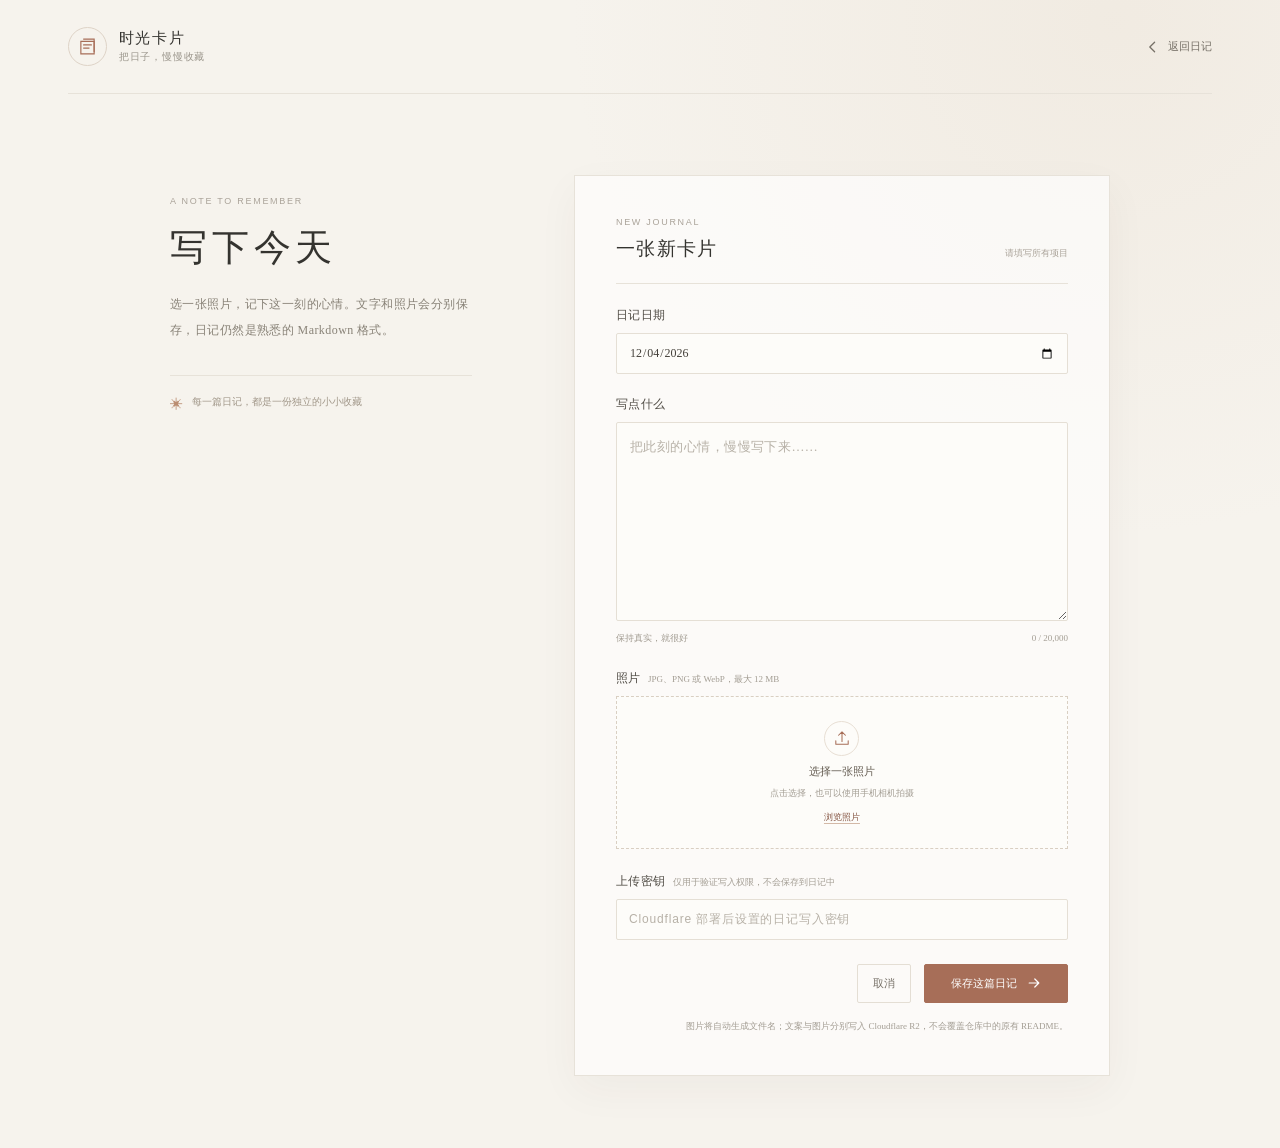
<file: pages/html/new.html>
<!doctype html>
<html lang="zh-CN">
  <head>
    <meta charset="UTF-8" />
    <meta name="viewport" content="width=device-width, initial-scale=1.0" />
    <meta
      name="description"
      content="添加一张照片，留下一段属于今天的文字。"
    />
    <meta name="theme-color" content="#f6f3ed" />
    <title>新建日记 · 时光卡片</title>
    <link rel="stylesheet" href="../css/styles.css" />
    <link rel="stylesheet" href="../css/new.css" />
    <script src="../js/create.js" defer></script>
  </head>
  <body>
    <div class="page-shell">
      <header class="topbar">
        <a class="brand" href="../../index.html" aria-label="返回时光卡片">
          <span class="brand-mark" aria-hidden="true">
            <svg viewBox="0 0 32 32" fill="none">
              <path
                d="M7.5 9.5h17v16h-17z"
                stroke="currentColor"
                stroke-width="1.5"
              />
              <path
                d="M11 6.5h13.5v16M11 14h10m-10 4h7"
                stroke="currentColor"
                stroke-linecap="round"
                stroke-width="1.5"
              />
            </svg>
          </span>
          <span class="brand-copy">
            <span class="brand-name">时光卡片</span>
            <span class="brand-caption">把日子，慢慢收藏</span>
          </span>
        </a>
        <a class="back-link" href="../../index.html">
          <svg viewBox="0 0 20 20" fill="none" aria-hidden="true">
            <path
              d="m12 4-6 6 6 6"
              stroke="currentColor"
              stroke-linecap="round"
              stroke-linejoin="round"
              stroke-width="1.6"
            />
          </svg>
          <span>返回日记</span>
        </a>
      </header>

      <main class="compose-layout">
        <section class="compose-intro" aria-labelledby="page-title">
          <p class="eyebrow">A NOTE TO REMEMBER</p>
          <h1 id="page-title">写下今天</h1>
          <p class="compose-description">
            选一张照片，记下这一刻的心情。文字和照片会分别保存，日记仍然是熟悉的
            Markdown 格式。
          </p>
          <div class="format-note">
            <span class="format-note-mark" aria-hidden="true">✳</span>
            <span>每一篇日记，都是一份独立的小小收藏</span>
          </div>
        </section>

        <form class="compose-form" id="compose-form">
          <div class="form-heading">
            <div>
              <p class="eyebrow">NEW JOURNAL</p>
              <h2>一张新卡片</h2>
            </div>
            <span class="form-required">请填写所有项目</span>
          </div>

          <label class="field-label" for="entry-date">日记日期</label>
          <input
            class="date-input"
            id="entry-date"
            name="date"
            type="date"
            required
          />

          <label class="field-label text-label" for="entry-text">写点什么</label>
          <textarea
            id="entry-text"
            name="text"
            maxlength="20000"
            placeholder="把此刻的心情，慢慢写下来……"
            required
            rows="7"
          ></textarea>
          <div class="text-meta">
            <span>保持真实，就很好</span>
            <span><span id="character-count">0</span> / 20,000</span>
          </div>

          <label class="field-label photo-label" for="entry-photo">
            照片 <span>JPG、PNG 或 WebP，最大 12 MB</span>
          </label>
          <input
            id="entry-photo"
            name="photo"
            type="file"
            accept="image/jpeg,image/png,image/webp"
            capture="environment"
            required
          />
          <label class="photo-dropzone" for="entry-photo" id="photo-dropzone">
            <img class="photo-preview" id="photo-preview" alt="所选日记照片预览" hidden />
            <span class="upload-mark" id="upload-mark" aria-hidden="true">
              <svg viewBox="0 0 32 32" fill="none">
                <path
                  d="M16 21V7m0 0-5 5m5-5 5 5M7 20v5h18v-5"
                  stroke="currentColor"
                  stroke-linecap="round"
                  stroke-linejoin="round"
                  stroke-width="1.5"
                />
              </svg>
            </span>
            <span class="upload-title" id="upload-title">选择一张照片</span>
            <span class="upload-description" id="upload-description">
              点击选择，也可以使用手机相机拍摄
            </span>
            <span class="upload-action" id="upload-action">浏览照片</span>
          </label>

          <label class="field-label token-label" for="write-token">
            上传密钥
            <span>仅用于验证写入权限，不会保存到日记中</span>
          </label>
          <input
            class="token-input"
            id="write-token"
            name="token"
            type="password"
            autocomplete="current-password"
            minlength="32"
            placeholder="Cloudflare 部署后设置的日记写入密钥"
            required
          />

          <p class="form-message" id="form-message" role="status" hidden></p>

          <div class="form-actions">
            <a class="cancel-button" href="../../index.html">取消</a>
            <button class="submit-button" id="submit-button" type="submit">
              <span id="submit-label">保存这篇日记</span>
              <svg viewBox="0 0 20 20" fill="none" aria-hidden="true">
                <path
                  d="M4 10h12m-5-5 5 5-5 5"
                  stroke="currentColor"
                  stroke-linecap="round"
                  stroke-linejoin="round"
                  stroke-width="1.5"
                />
              </svg>
            </button>
          </div>
          <p class="storage-note">
            图片将自动生成文件名；文案与图片分别写入 Cloudflare R2，不会覆盖仓库中的原有 README。
          </p>
        </form>
      </main>
    </div>
  </body>
</html>
</file>
<file: pages/css/styles.css>
:root {
  color-scheme: light;
  font-family: "Noto Serif SC", "Songti SC", "SimSun", serif;
  color: #34332f;
  background: #f6f3ed;
  font-synthesis: none;
  text-rendering: optimizeLegibility;
  -webkit-font-smoothing: antialiased;
  -moz-osx-font-smoothing: grayscale;
  font-optical-sizing: auto;
  font-weight: 400;
  --paper: #f6f3ed;
  --paper-deep: #f0ece4;
  --ink: #34332f;
  --muted: #9a958b;
  --line: #e7e2d9;
  --accent: #a76e58;
  --accent-dark: #855543;
}

* {
  box-sizing: border-box;
}

body {
  min-width: 320px;
  min-height: 100vh;
  margin: 0;
  background:
    radial-gradient(ellipse at 87% 2%, rgba(220, 202, 180, 0.2), transparent 34rem),
    var(--paper);
}

button,
a {
  color: inherit;
  font: inherit;
}

button {
  -webkit-tap-highlight-color: transparent;
}

.page-shell {
  width: min(1600px, 100%);
  min-height: 100vh;
  margin: 0 auto;
  padding: 0 5.3%;
}

.topbar {
  height: 94px;
  display: flex;
  align-items: center;
  justify-content: space-between;
  border-bottom: 1px solid var(--line);
}

.brand {
  display: inline-flex;
  align-items: center;
  gap: 12px;
  text-decoration: none;
}

.brand-mark {
  width: 39px;
  height: 39px;
  display: grid;
  place-items: center;
  color: var(--accent);
  border: 1px solid #ded3c7;
  border-radius: 50%;
}

.brand-mark svg {
  width: 25px;
  height: 25px;
}

.brand-copy {
  display: grid;
  gap: 2px;
}

.brand-name {
  font-size: 15px;
  font-weight: 600;
  letter-spacing: 0.11em;
}

.brand-caption {
  color: var(--muted);
  font-family: "Segoe UI", sans-serif;
  font-size: 10px;
  letter-spacing: 0.08em;
}

.topbar-actions {
  display: flex;
  align-items: center;
  gap: 25px;
}

.collection-label,
.eyebrow {
  color: #aaa399;
  font-family: "Segoe UI", sans-serif;
  font-size: 9px;
  letter-spacing: 0.19em;
}

.create-button {
  min-width: 94px;
  height: 39px;
  display: inline-flex;
  align-items: center;
  justify-content: center;
  gap: 7px;
  padding: 0 15px;
  border: 1px solid #d5c6b8;
  border-radius: 3px;
  background: transparent;
  color: var(--accent-dark);
  cursor: pointer;
  font-size: 12px;
  text-decoration: none;
  transition:
    background 180ms ease,
    border-color 180ms ease,
    color 180ms ease;
}

.create-button:hover {
  border-color: var(--accent);
  background: var(--accent);
  color: white;
}

.create-button svg {
  width: 16px;
  height: 16px;
}

.workspace {
  height: calc(100vh - 94px);
  min-height: calc(100vh - 94px);
  display: grid;
  grid-template-columns: minmax(190px, 0.58fr) minmax(0, 2fr);
  gap: clamp(34px, 5vw, 78px);
}

.timeline-panel {
  min-height: 0;
  display: flex;
  flex-direction: column;
  padding-top: clamp(44px, 7vh, 78px);
}

.timeline-heading {
  display: flex;
  align-items: end;
  justify-content: space-between;
  gap: 14px;
  padding-bottom: 19px;
  border-bottom: 1px solid var(--line);
}

.eyebrow {
  margin: 0 0 11px;
}

.timeline-heading h1 {
  margin: 0;
  font-size: 21px;
  font-weight: 500;
  letter-spacing: 0.09em;
}

.entry-count {
  padding-bottom: 2px;
  color: #aaa399;
  font-family: "Segoe UI", sans-serif;
  font-size: 11px;
  letter-spacing: 0.08em;
}

.timeline-hint {
  margin: 15px 0 23px;
  color: var(--muted);
  font-size: 11px;
  letter-spacing: 0.025em;
  line-height: 1.8;
}

.timeline {
  position: relative;
  min-height: 80px;
  flex: 1;
  overflow: auto;
  padding: 1px 5px 25px 0;
  scrollbar-color: #d7cfc4 transparent;
  scrollbar-width: thin;
}

.timeline::before {
  position: absolute;
  top: 9px;
  bottom: 28px;
  left: 5px;
  width: 1px;
  background: var(--line);
  content: "";
}

.timeline-item {
  position: relative;
  width: 100%;
  min-height: 39px;
  display: flex;
  align-items: center;
  gap: 16px;
  padding: 6px 7px 6px 0;
  border: 0;
  background: transparent;
  color: #8d887e;
  cursor: pointer;
  text-align: left;
  transition: color 160ms ease;
}

.timeline-item:hover,
.timeline-item[aria-current="date"] {
  color: var(--accent-dark);
}

.timeline-marker {
  z-index: 1;
  width: 11px;
  height: 11px;
  flex: 0 0 11px;
  margin-left: 0;
  border: 1px solid #d7cfc4;
  border-radius: 50%;
  background: var(--paper);
  transition:
    background 160ms ease,
    border-color 160ms ease,
    box-shadow 160ms ease;
}

.timeline-item[aria-current="date"] .timeline-marker {
  border-color: var(--accent);
  background: var(--accent);
  box-shadow: 0 0 0 4px var(--paper), 0 0 0 5px #d9c6b9;
}

.timeline-date {
  overflow: hidden;
  font-family: "Segoe UI", "Noto Serif SC", serif;
  font-size: 12px;
  letter-spacing: 0.035em;
  text-overflow: ellipsis;
  white-space: nowrap;
}

.timeline-index {
  margin-left: auto;
  color: #b7b1a7;
  font-family: "Segoe UI", sans-serif;
  font-size: 9px;
  opacity: 0;
  transition: opacity 160ms ease;
}

.timeline-item:hover .timeline-index,
.timeline-item[aria-current="date"] .timeline-index {
  opacity: 1;
}

.timeline-footer {
  display: flex;
  align-items: center;
  gap: 9px;
  padding: 19px 0 24px;
  border-top: 1px solid var(--line);
  color: #aaa399;
  font-size: 10px;
  letter-spacing: 0.03em;
}

.timeline-footer-mark {
  color: #ba8c70;
  font-size: 14px;
}

.diary-panel {
  min-width: 0;
  display: flex;
  flex-direction: column;
  padding: 29px 0 17px;
}

.diary-toolbar {
  min-height: 37px;
  display: flex;
  align-items: center;
  justify-content: space-between;
  gap: 15px;
  margin-bottom: 14px;
}

.reading-label {
  display: inline-flex;
  align-items: center;
  gap: 8px;
  color: #928c82;
  font-size: 11px;
  letter-spacing: 0.08em;
}

.reading-dot {
  width: 6px;
  height: 6px;
  border-radius: 50%;
  background: #bd8c70;
}

.card-navigation {
  display: flex;
  align-items: center;
  gap: 8px;
}

.card-position {
  margin-right: 7px;
  color: #a39d93;
  font-family: "Segoe UI", sans-serif;
  font-size: 10px;
  letter-spacing: 0.08em;
}

.nav-button {
  width: 31px;
  height: 31px;
  display: grid;
  place-items: center;
  padding: 0;
  border: 1px solid #e3ddd3;
  border-radius: 50%;
  background: transparent;
  color: #777168;
  cursor: pointer;
  transition:
    border-color 160ms ease,
    color 160ms ease,
    background 160ms ease;
}

.nav-button:hover:not(:disabled) {
  border-color: #c9ad9c;
  background: white;
  color: var(--accent-dark);
}

.nav-button:disabled {
  cursor: default;
  opacity: 0.38;
}

.nav-button svg {
  width: 17px;
  height: 17px;
}

.diary-card {
  min-height: 0;
  flex: 1;
  display: grid;
  grid-template-rows: minmax(0, 1fr) auto;
  overflow: hidden;
  border: 1px solid #e7e2d9;
  background: rgba(255, 255, 255, 0.54);
  box-shadow: 0 14px 40px rgba(67, 55, 39, 0.045);
  animation: card-arrive 300ms ease both;
}

.photo-wrap {
  position: relative;
  min-height: 250px;
  display: grid;
  place-items: center;
  overflow: hidden;
  background:
    linear-gradient(145deg, rgba(255, 255, 255, 0.2), transparent),
    #e8e3da;
}

.diary-photo {
  width: 100%;
  height: 100%;
  display: block;
  object-fit: contain;
}

.photo-caption {
  position: absolute;
  right: 15px;
  bottom: 13px;
  padding: 5px 9px;
  background: rgba(38, 36, 32, 0.42);
  color: rgba(255, 255, 255, 0.92);
  font-family: "Segoe UI", sans-serif;
  font-size: 9px;
  letter-spacing: 0.1em;
}

.entry-copy {
  position: relative;
  min-height: 180px;
  padding: clamp(23px, 3.2vw, 42px) clamp(24px, 4vw, 60px) 28px;
  background: #fbfaf7;
}

.entry-copy::before {
  position: absolute;
  top: 0;
  left: clamp(24px, 4vw, 60px);
  width: 31px;
  height: 2px;
  background: #b7856b;
  content: "";
}

.entry-date {
  margin: 0 0 15px;
  color: #a97861;
  font-family: "Segoe UI", "Noto Serif SC", serif;
  font-size: 11px;
  letter-spacing: 0.12em;
}

.entry-text {
  max-height: 26vh;
  overflow: auto;
  margin: 0;
  color: #45413b;
  font-size: clamp(14px, 1.15vw, 16px);
  font-weight: 400;
  letter-spacing: 0.045em;
  line-height: 2;
  white-space: pre-line;
  scrollbar-color: #d7cfc4 transparent;
  scrollbar-width: thin;
}

.empty-copy {
  color: var(--muted);
  font-size: 13px;
  line-height: 1.9;
}

.keyboard-hint {
  display: flex;
  align-items: center;
  gap: 5px;
  margin: 14px 0 0;
  color: #aaa399;
  font-family: "Segoe UI", "Noto Serif SC", sans-serif;
  font-size: 9px;
  letter-spacing: 0.04em;
}

.keyboard-hint span:first-child,
.keyboard-hint span:nth-child(2) {
  width: 15px;
  height: 15px;
  display: grid;
  place-items: center;
  border: 1px solid #ded8ce;
  border-radius: 2px;
  font-size: 10px;
}

.keyboard-hint span:last-child {
  margin-left: 4px;
}

.status-message {
  position: fixed;
  z-index: 5;
  right: 28px;
  bottom: 24px;
  max-width: min(420px, calc(100vw - 32px));
  padding: 13px 17px;
  border: 1px solid #e3d8cb;
  background: #fbfaf7;
  box-shadow: 0 8px 26px rgba(54, 46, 37, 0.1);
  color: #65584c;
  font-size: 12px;
  line-height: 1.7;
}

.status-message[hidden] {
  display: none;
}

.load-error {
  grid-column: 1 / -1;
  align-self: center;
  padding: 32px;
  border: 1px solid var(--line);
  background: #fbfaf7;
  color: #756d62;
  line-height: 1.9;
  text-align: center;
}

.load-error strong {
  display: block;
  margin-bottom: 8px;
  color: var(--ink);
  font-size: 16px;
  font-weight: 500;
}

@keyframes card-arrive {
  from {
    opacity: 0.55;
    transform: translateY(5px);
  }
  to {
    opacity: 1;
    transform: translateY(0);
  }
}

@media (min-width: 1100px) and (min-height: 800px) {
  .diary-card {
    max-height: 77vh;
  }
}

@media (max-width: 760px) {
  body {
    background:
      radial-gradient(ellipse at 85% 0, rgba(220, 202, 180, 0.18), transparent 25rem),
      var(--paper);
  }

  .page-shell {
    padding: 0 19px;
  }

  .topbar {
    height: 72px;
  }

  .brand-mark {
    width: 35px;
    height: 35px;
  }

  .brand-name {
    font-size: 14px;
  }

  .collection-label {
    display: none;
  }

  .create-button {
    min-width: 78px;
    height: 36px;
  }

  .workspace {
    height: auto;
    min-height: auto;
    display: flex;
    flex-direction: column;
    gap: 0;
  }

  .diary-panel {
    order: 1;
    padding: 20px 0 0;
  }

  .diary-toolbar {
    margin-bottom: 12px;
  }

  .diary-card {
    flex: none;
    grid-template-rows: auto auto;
  }

  .photo-wrap {
    min-height: 220px;
    height: min(57vh, 470px);
  }

  .entry-copy {
    min-height: 155px;
    padding: 23px 24px 24px;
  }

  .entry-copy::before {
    left: 24px;
  }

  .entry-date {
    margin-bottom: 11px;
  }

  .entry-text {
    max-height: none;
    font-size: 14px;
    line-height: 1.95;
  }

  .keyboard-hint {
    justify-content: flex-end;
    margin-top: 11px;
  }

  .timeline-panel {
    order: 2;
    padding-top: 36px;
  }

  .timeline-heading {
    padding-bottom: 15px;
  }

  .timeline-heading h1 {
    font-size: 18px;
  }

  .timeline-hint {
    margin: 12px 0 13px;
  }

  .timeline {
    display: flex;
    flex: none;
    gap: 0;
    max-height: none;
    overflow-x: auto;
    overflow-y: hidden;
    padding: 1px 0 10px;
    scroll-padding-inline: 50%;
    scroll-snap-type: x proximity;
  }

  .timeline::before {
    display: none;
  }

  .timeline-item {
    position: relative;
    width: auto;
    min-width: 80px;
    min-height: 59px;
    flex: 0 0 84px;
    flex-direction: column;
    justify-content: flex-start;
    gap: 9px;
    padding: 1px 4px 8px;
    scroll-snap-align: center;
    text-align: center;
  }

  .timeline-item::after {
    position: absolute;
    z-index: 0;
    top: 6px;
    left: 50%;
    width: 100%;
    height: 1px;
    background: var(--line);
    content: "";
  }

  .timeline-item:last-child::after {
    display: none;
  }

  .timeline-index {
    display: none;
  }

  .timeline-date {
    max-width: 100%;
    font-size: 10px;
    letter-spacing: 0;
  }

  .timeline-hint,
  .timeline-footer {
    display: none;
  }

  .timeline-heading {
    margin-bottom: 12px;
  }
}

@media (prefers-reduced-motion: reduce) {
  *,
  *::before,
  *::after {
    scroll-behavior: auto !important;
    animation-duration: 0.01ms !important;
    animation-iteration-count: 1 !important;
    transition-duration: 0.01ms !important;
  }
}
</file>
<file: pages/css/new.css>
.back-link {
  display: inline-flex;
  align-items: center;
  gap: 7px;
  color: #777168;
  font-size: 11px;
  text-decoration: none;
  transition: color 160ms ease;
}

.back-link:hover {
  color: var(--accent-dark);
}

.back-link svg {
  width: 16px;
  height: 16px;
}

.compose-layout {
  width: min(940px, 100%);
  display: grid;
  grid-template-columns: minmax(210px, 0.72fr) minmax(0, 1.28fr);
  gap: clamp(42px, 8vw, 110px);
  margin: clamp(48px, 9vh, 105px) auto 72px;
  align-items: start;
}

.compose-intro {
  position: sticky;
  top: 54px;
  padding-top: 21px;
}

.compose-intro > .eyebrow {
  margin-bottom: 17px;
}

.compose-intro h1 {
  margin: 0;
  font-size: clamp(27px, 3vw, 37px);
  font-weight: 500;
  letter-spacing: 0.13em;
}

.compose-description {
  margin: 19px 0 0;
  color: #888277;
  font-size: 12px;
  letter-spacing: 0.035em;
  line-height: 2.15;
}

.format-note {
  display: flex;
  align-items: flex-start;
  gap: 9px;
  margin-top: 31px;
  padding-top: 17px;
  border-top: 1px solid var(--line);
  color: #a19789;
  font-size: 10px;
  line-height: 1.8;
}

.format-note-mark {
  color: #ba8c70;
  font-size: 13px;
}

.compose-form {
  min-width: 0;
  padding: clamp(23px, 4vw, 41px);
  border: 1px solid #e7e2d9;
  background: rgba(255, 255, 255, 0.65);
  box-shadow: 0 14px 40px rgba(67, 55, 39, 0.045);
}

.form-heading {
  display: flex;
  align-items: flex-end;
  justify-content: space-between;
  gap: 12px;
  padding-bottom: 21px;
  border-bottom: 1px solid var(--line);
}

.form-heading .eyebrow {
  margin: 0 0 9px;
}

.form-heading h2 {
  margin: 0;
  font-size: 19px;
  font-weight: 500;
  letter-spacing: 0.07em;
}

.form-required {
  padding-bottom: 2px;
  color: #aaa399;
  font-size: 9px;
  white-space: nowrap;
}

.field-label {
  display: flex;
  flex-wrap: wrap;
  align-items: baseline;
  gap: 7px;
  margin: 23px 0 9px;
  color: #514d46;
  font-size: 12px;
  letter-spacing: 0.04em;
}

.field-label > span {
  color: #a39d93;
  font-size: 9px;
  letter-spacing: 0;
}

.date-input,
.token-input,
.compose-form textarea {
  width: 100%;
  border: 1px solid #e5dfd5;
  border-radius: 2px;
  outline: none;
  background: #fdfcf9;
  color: #45413b;
  font: inherit;
  font-size: 12px;
  transition: border-color 160ms ease;
}

.date-input:focus,
.token-input:focus,
.compose-form textarea:focus {
  border-color: #bf9a83;
}

.date-input {
  height: 41px;
  padding: 0 12px;
}

.text-label {
  margin-top: 22px;
}

.compose-form textarea {
  min-height: 135px;
  resize: vertical;
  padding: 12px 13px;
  font-size: 13px;
  letter-spacing: 0.035em;
  line-height: 1.9;
}

.compose-form textarea::placeholder,
.token-input::placeholder {
  color: #b7b1a7;
}

.text-meta {
  display: flex;
  align-items: center;
  justify-content: space-between;
  gap: 12px;
  margin-top: 7px;
  color: #a39d93;
  font-size: 9px;
}

.photo-label {
  margin-top: 25px;
}

#entry-photo {
  position: absolute;
  width: 1px;
  height: 1px;
  overflow: hidden;
  clip: rect(0, 0, 0, 0);
  white-space: nowrap;
  clip-path: inset(50%);
}

#entry-photo:focus-visible + .photo-dropzone {
  outline: 2px solid #bf9a83;
  outline-offset: 3px;
}

.photo-dropzone {
  position: relative;
  min-height: 153px;
  display: flex;
  flex-direction: column;
  align-items: center;
  justify-content: center;
  gap: 8px;
  overflow: hidden;
  border: 1px dashed #d9cfc2;
  background: #fdfcf9;
  color: #817a70;
  cursor: pointer;
  text-align: center;
  transition:
    border-color 160ms ease,
    background 160ms ease;
}

.photo-dropzone:hover {
  border-color: #bd9b83;
  background: #fbf8f2;
}

.upload-mark {
  width: 35px;
  height: 35px;
  display: grid;
  place-items: center;
  border: 1px solid #e8dfd4;
  border-radius: 50%;
  color: var(--accent);
}

.upload-mark svg {
  width: 22px;
  height: 22px;
}

.upload-title {
  color: #635b50;
  font-size: 11px;
}

.upload-description {
  color: #a39d93;
  font-size: 9px;
}

.upload-action {
  margin-top: 3px;
  color: var(--accent-dark);
  font-size: 9px;
  text-decoration: underline;
  text-decoration-color: #d3b9a7;
  text-underline-offset: 3px;
}

.photo-preview {
  position: absolute;
  inset: 0;
  width: 100%;
  height: 100%;
  object-fit: contain;
  background: #e8e3da;
}

.photo-preview[hidden] {
  display: none;
}

.token-label {
  margin-top: 24px;
}

.token-input {
  height: 41px;
  padding: 0 12px;
  font-family: "Segoe UI", sans-serif;
  letter-spacing: 0.07em;
}

.form-message {
  margin: 16px 0 0;
  padding: 10px 12px;
  border: 1px solid #e8d6ca;
  background: #fbf5f0;
  color: #885b47;
  font-size: 11px;
  line-height: 1.8;
}

.form-message[data-kind="success"] {
  border-color: #d9e3d3;
  background: #f4f8f0;
  color: #526646;
}

.form-message[hidden] {
  display: none;
}

.form-actions {
  display: flex;
  justify-content: flex-end;
  align-items: center;
  gap: 13px;
  margin-top: 24px;
}

.cancel-button,
.submit-button {
  min-height: 39px;
  display: inline-flex;
  align-items: center;
  justify-content: center;
  gap: 9px;
  padding: 0 15px;
  border-radius: 2px;
  font-size: 11px;
  text-decoration: none;
  transition:
    background 160ms ease,
    border-color 160ms ease,
    color 160ms ease;
}

.cancel-button {
  border: 1px solid #e4ded4;
  color: #777168;
}

.cancel-button:hover {
  border-color: #c9b9a8;
  color: var(--accent-dark);
}

.submit-button {
  min-width: 144px;
  border: 1px solid var(--accent);
  background: var(--accent);
  color: white;
  cursor: pointer;
}

.submit-button:hover:not(:disabled) {
  border-color: var(--accent-dark);
  background: var(--accent-dark);
}

.submit-button:disabled {
  cursor: wait;
  opacity: 0.7;
}

.submit-button svg {
  width: 16px;
  height: 16px;
}

.storage-note {
  margin: 15px 0 0;
  color: #a39d93;
  font-size: 9px;
  line-height: 1.8;
  text-align: right;
}

@media (max-width: 760px) {
  .compose-layout {
    display: flex;
    flex-direction: column;
    gap: 24px;
    margin: 33px auto 44px;
  }

  .compose-intro {
    position: static;
    padding: 0;
  }

  .compose-intro > .eyebrow {
    margin-bottom: 9px;
  }

  .compose-intro h1 {
    font-size: 25px;
  }

  .compose-description {
    max-width: 470px;
    margin-top: 10px;
    font-size: 11px;
  }

  .format-note {
    display: none;
  }

  .compose-form {
    width: 100%;
  }
}

@media (max-width: 420px) {
  .page-shell {
    padding: 0 15px;
  }

  .compose-form {
    padding: 21px 17px;
  }

  .form-required {
    font-size: 8px;
  }

  .storage-note {
    text-align: left;
  }
}
</file>
